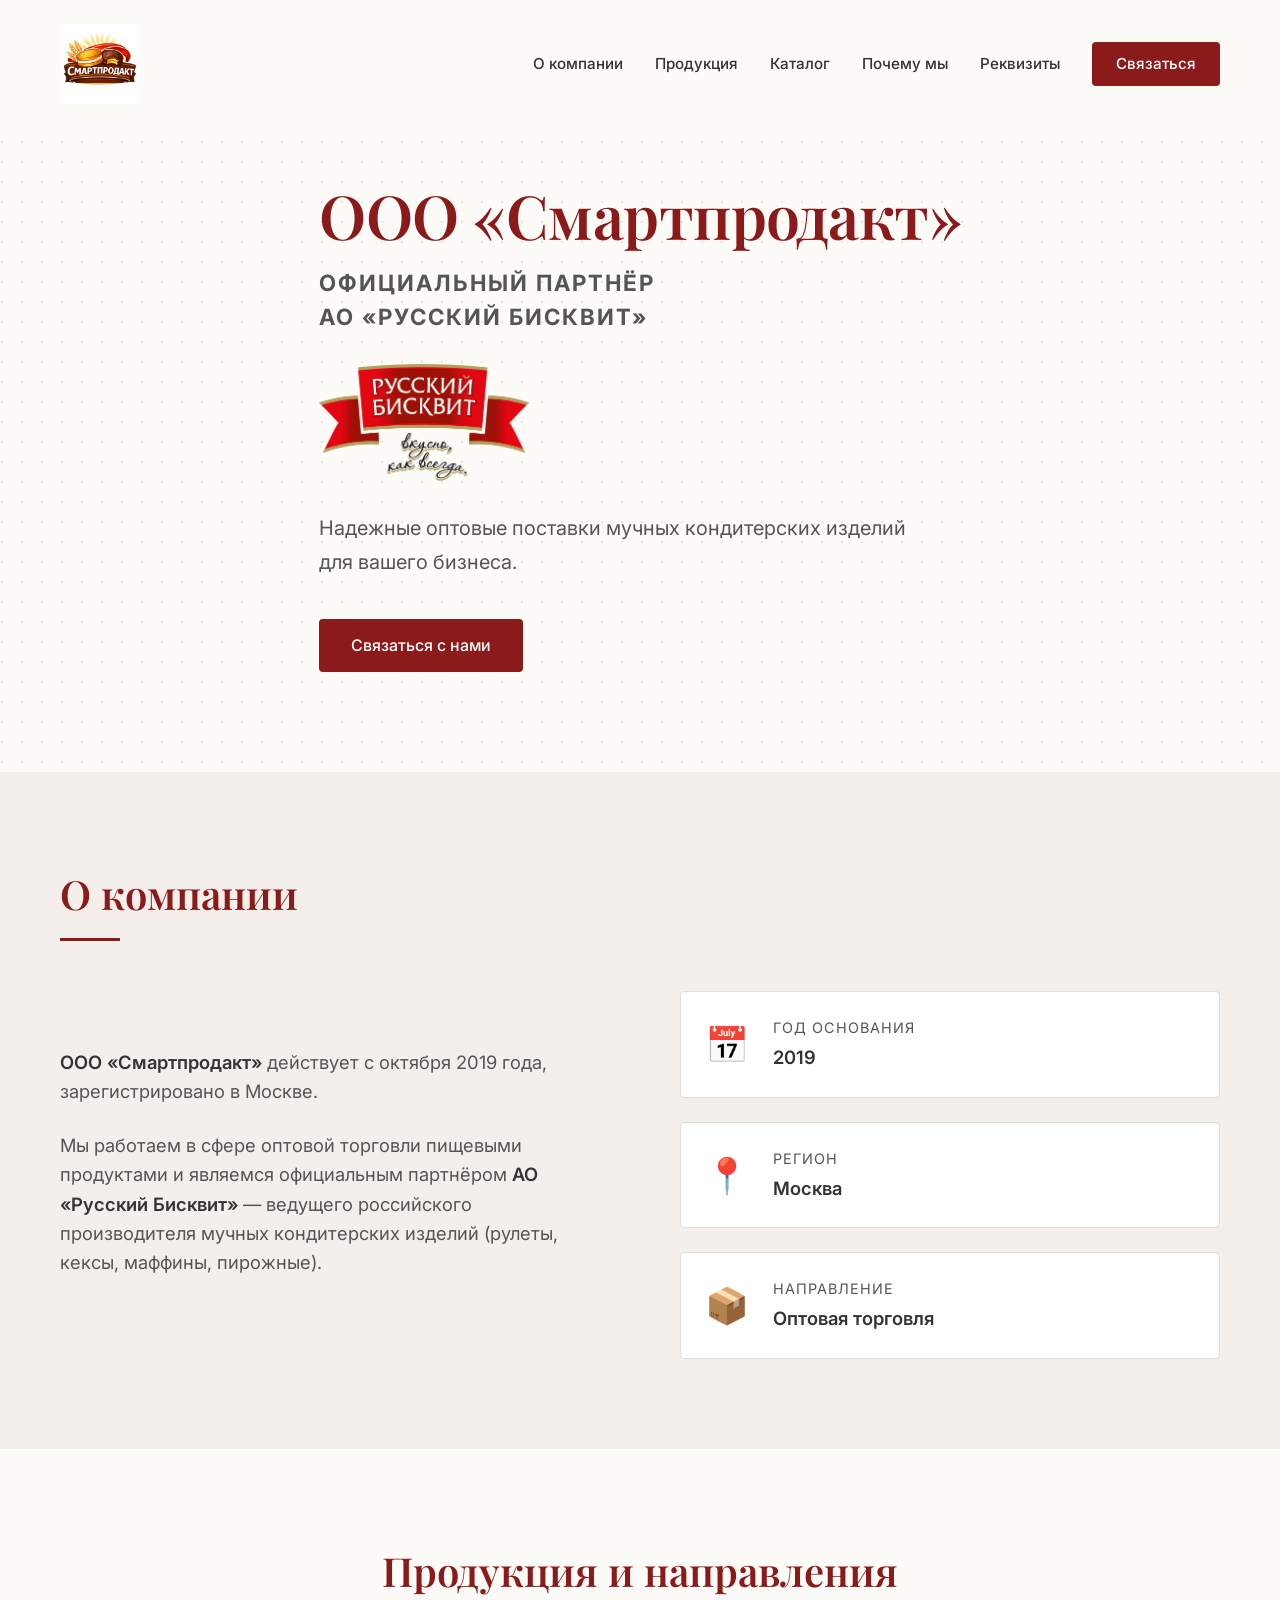
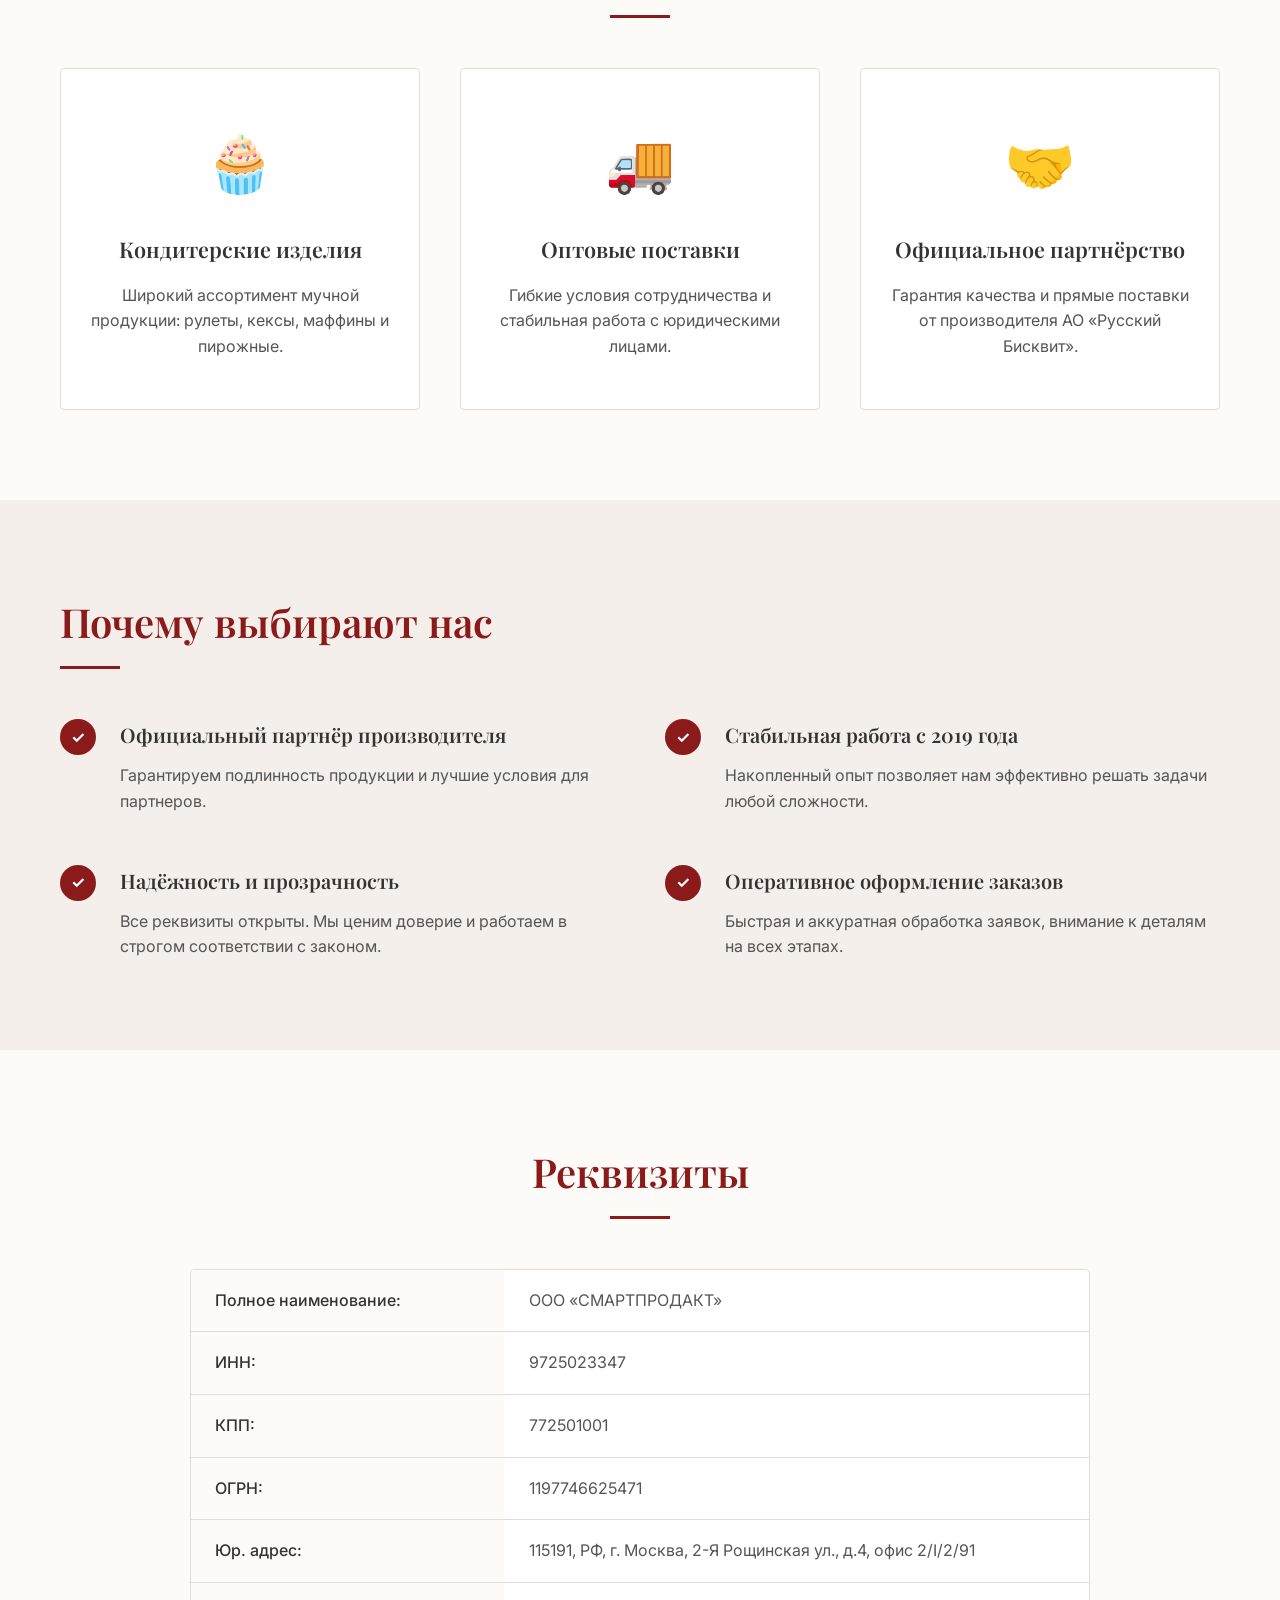
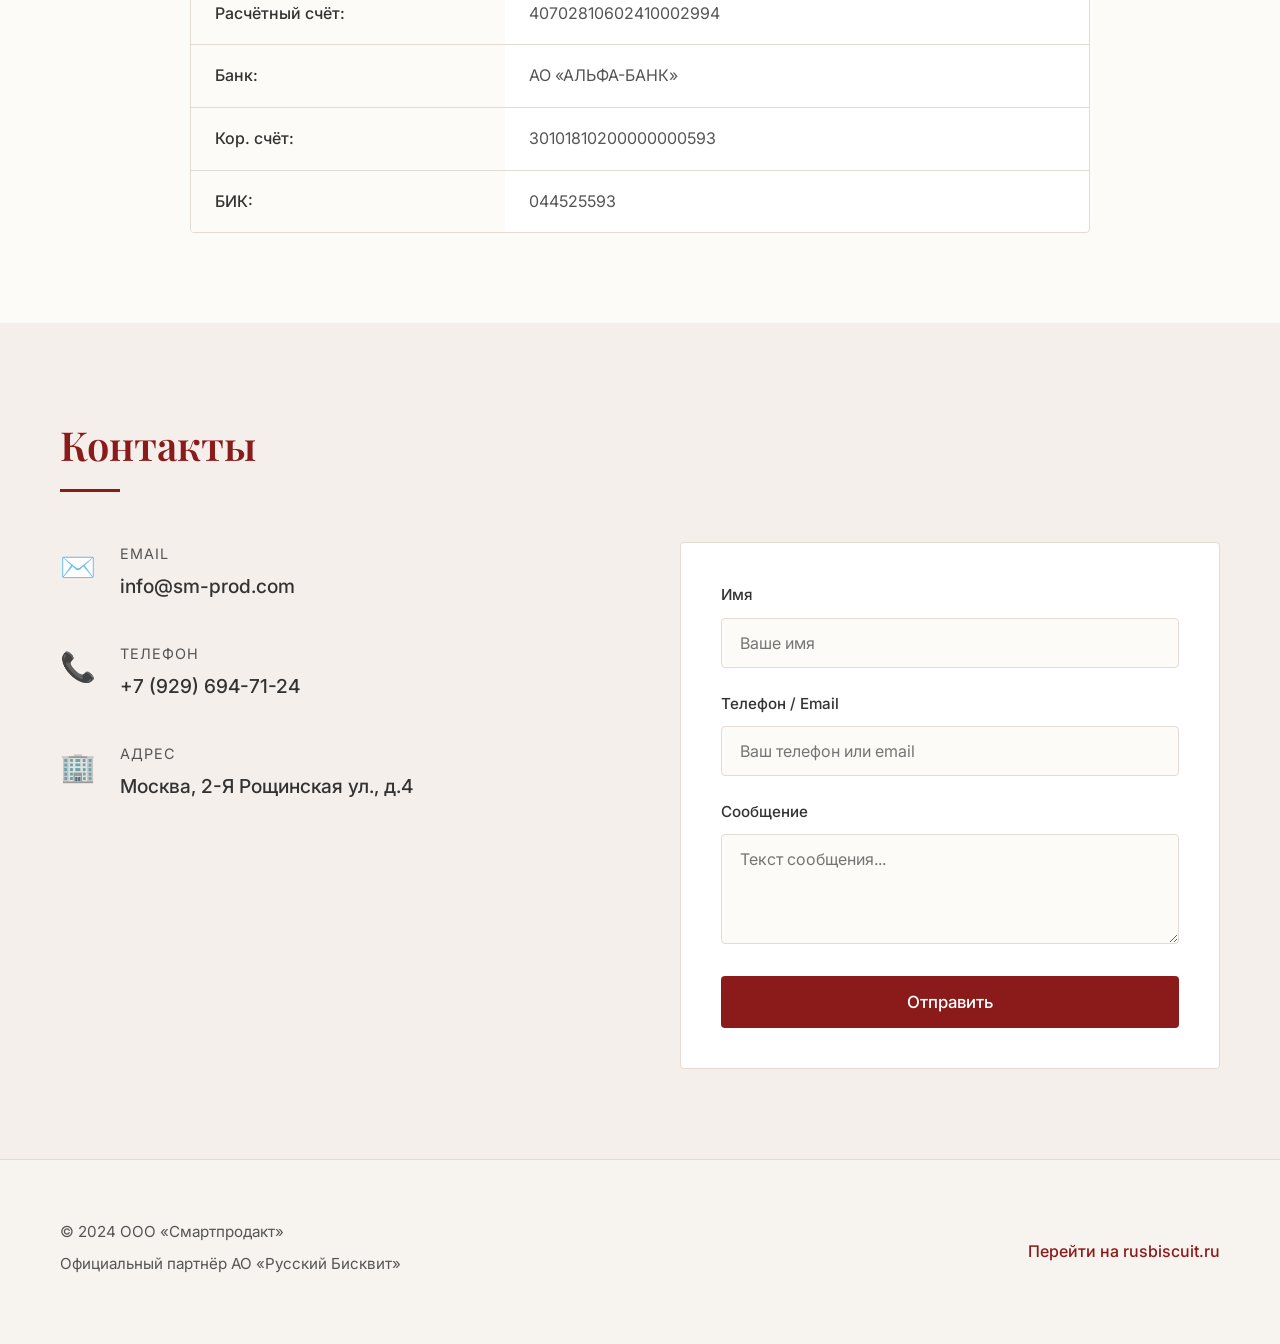
<file: index.html>
<!DOCTYPE html>
<html lang="ru">

<head>
    <meta charset="UTF-8">
    <meta name="viewport" content="width=device-width, initial-scale=1.0">
    <title>ООО «Смартпродакт» — Официальный партнёр АО «Русский Бисквит»</title>
    <meta name="description"
        content="ООО «Смартпродакт» — оптовый поставщик и официальный партнёр АО «Русский Бисквит». मुчные кондитерские изделия оптом.">
    <!-- Google Fonts: Playfair Display for headings, Inter for body -->
    <link rel="preconnect" href="https://fonts.googleapis.com">
    <link rel="preconnect" href="https://fonts.gstatic.com" crossorigin>
    <link
        href="https://fonts.googleapis.com/css2?family=Inter:wght@400;500;600&family=Playfair+Display:wght@500;600;700&display=swap"
        rel="stylesheet">
    <link rel="stylesheet" href="style.css">
</head>

<body>
    <!-- Sticky Nav Header -->
    <header class="navbar">
        <div class="container nav-container">
            <div class="logo">
                <a href="#hero">
                    <img src="smartproduct-logo.png" alt="Смартпродакт" class="header-logo">
                </a>
            </div>
            <nav class="nav-links">
                <a href="#about">О компании</a>
                <a href="#products">Продукция</a>
                <a href="catalog.html">Каталог</a>
                <a href="#advantages">Почему мы</a>
                <a href="#requisites">Реквизиты</a>
                <a href="#contacts" class="btn-primary nav-btn">Связаться</a>
            </nav>
            <div class="hamburger">
                <span></span>
                <span></span>
                <span></span>
            </div>
        </div>
    </header>

    <!-- 1. Hero -->
    <section id="hero" class="hero-section">
        <div class="container hero-container">
            <div class="hero-content">
                <h1 class="hero-title">ООО «Смартпродакт»</h1>
                <div class="hero-title-small">
                    Официальный партнёр<br>АО «Русский Бисквит»
                </div>
                <div class="hero-logo-container">
                    <img src="rusbiscuit-logo-new-transparent.png" alt="Русский Бисквит" class="hero-partner-logo">
                </div>
                <p class="hero-subtitle">Надежные оптовые поставки мучных кондитерских изделий для вашего бизнеса.</p>
                <a href="#contacts" class="btn-primary hero-btn">Связаться с нами</a>
            </div>
        </div>
    </section>

    <!-- 2. О компании -->
    <section id="about" class="section bg-light-beige">
        <div class="container">
            <h2 class="section-title">О компании</h2>
            <div class="about-grid">
                <div class="about-text">
                    <p><strong>ООО «Смартпродакт»</strong> действует с октября 2019 года, зарегистрировано в Москве.</p>
                    <p>Мы работаем в сфере оптовой торговли пищевыми продуктами и являемся официальным партнёром
                        <strong>АО «Русский Бисквит»</strong> — ведущего российского производителя мучных кондитерских
                        изделий (рулеты, кексы, маффины, пирожные).
                    </p>
                </div>
                <div class="trust-badges">
                    <div class="badge">
                        <span class="badge-icon">📅</span>
                        <div>
                            <span class="badge-title">Год основания</span>
                            <span class="badge-value">2019</span>
                        </div>
                    </div>
                    <div class="badge">
                        <span class="badge-icon">📍</span>
                        <div>
                            <span class="badge-title">Регион</span>
                            <span class="badge-value">Москва</span>
                        </div>
                    </div>
                    <div class="badge">
                        <span class="badge-icon">📦</span>
                        <div>
                            <span class="badge-title">Направление</span>
                            <span class="badge-value">Оптовая торговля</span>
                        </div>
                    </div>
                </div>
            </div>
        </div>
    </section>

    <!-- 3. Продукция / Направления -->
    <section id="products" class="section">
        <div class="container">
            <h2 class="section-title text-center">Продукция и направления</h2>
            <div class="cards-grid">
                <div class="card">
                    <div class="card-icon">🧁</div>
                    <h3 class="card-title">Кондитерские изделия</h3>
                    <p class="card-text">Широкий ассортимент мучной продукции: рулеты, кексы, маффины и пирожные.</p>
                </div>
                <div class="card">
                    <div class="card-icon">🚚</div>
                    <h3 class="card-title">Оптовые поставки</h3>
                    <p class="card-text">Гибкие условия сотрудничества и стабильная работа с юридическими лицами.</p>
                </div>
                <div class="card">
                    <div class="card-icon">🤝</div>
                    <h3 class="card-title">Официальное партнёрство</h3>
                    <p class="card-text">Гарантия качества и прямые поставки от производителя АО «Русский Бисквит».</p>
                </div>
            </div>
        </div>
    </section>

    <!-- 4. Почему мы (преимущества) -->
    <section id="advantages" class="section bg-light-beige">
        <div class="container">
            <h2 class="section-title">Почему выбирают нас</h2>
            <div class="advantages-list">
                <div class="advantage-item">
                    <div class="advantage-check">✓</div>
                    <div class="advantage-content">
                        <h4>Официальный партнёр производителя</h4>
                        <p>Гарантируем подлинность продукции и лучшие условия для партнеров.</p>
                    </div>
                </div>
                <div class="advantage-item">
                    <div class="advantage-check">✓</div>
                    <div class="advantage-content">
                        <h4>Стабильная работа с 2019 года</h4>
                        <p>Накопленный опыт позволяет нам эффективно решать задачи любой сложности.</p>
                    </div>
                </div>
                <div class="advantage-item">
                    <div class="advantage-check">✓</div>
                    <div class="advantage-content">
                        <h4>Надёжность и прозрачность</h4>
                        <p>Все реквизиты открыты. Мы ценим доверие и работаем в строгом соответствии с законом.</p>
                    </div>
                </div>
                <div class="advantage-item">
                    <div class="advantage-check">✓</div>
                    <div class="advantage-content">
                        <h4>Оперативное оформление заказов</h4>
                        <p>Быстрая и аккуратная обработка заявок, внимание к деталям на всех этапах.</p>
                    </div>
                </div>
            </div>
        </div>
    </section>

    <!-- 5. Реквизиты -->
    <section id="requisites" class="section">
        <div class="container">
            <h2 class="section-title text-center">Реквизиты</h2>
            <div class="requisites-card">
                <table class="requisites-table">
                    <tbody>
                        <tr>
                            <th>Полное наименование:</th>
                            <td>ООО «СМАРТПРОДАКТ»</td>
                        </tr>
                        <tr>
                            <th>ИНН:</th>
                            <td>9725023347</td>
                        </tr>
                        <tr>
                            <th>КПП:</th>
                            <td>772501001</td>
                        </tr>
                        <tr>
                            <th>ОГРН:</th>
                            <td>1197746625471</td>
                        </tr>
                        <tr>
                            <th>Юр. адрес:</th>
                            <td>115191, РФ, г. Москва, 2-Я Рощинская ул., д.4, офис 2/I/2/91</td>
                        </tr>
                        <tr>
                            <th>Расчётный счёт:</th>
                            <td>40702810602410002994</td>
                        </tr>
                        <tr>
                            <th>Банк:</th>
                            <td>АО «АЛЬФА-БАНК»</td>
                        </tr>
                        <tr>
                            <th>Кор. счёт:</th>
                            <td>30101810200000000593</td>
                        </tr>
                        <tr>
                            <th>БИК:</th>
                            <td>044525593</td>
                        </tr>
                    </tbody>
                </table>
            </div>
        </div>
    </section>

    <!-- 6. Контакты -->
    <section id="contacts" class="section bg-light-beige">
        <div class="container">
            <h2 class="section-title">Контакты</h2>
            <div class="contacts-wrapper">
                <div class="contact-info">
                    <div class="contact-item">
                        <span class="contact-icon">✉️</span>
                        <div class="contact-details">
                            <span class="contact-label">Email</span>
                            <a href="mailto:info@sm-prod.com" class="contact-link">info@sm-prod.com</a>
                        </div>
                    </div>
                    <div class="contact-item">
                        <span class="contact-icon">📞</span>
                        <div class="contact-details">
                            <span class="contact-label">Телефон</span>
                            <a href="tel:+79296947124" class="contact-link">+7 (929) 694-71-24</a>
                        </div>
                    </div>
                    <div class="contact-item">
                        <span class="contact-icon">🏢</span>
                        <div class="contact-details">
                            <span class="contact-label">Адрес</span>
                            <span class="contact-text">Москва, 2-Я Рощинская ул., д.4</span>
                        </div>
                    </div>
                </div>
                <div class="contact-form-wrapper">
                    <form class="contact-form" action="mailto:info@sm-prod.com" method="post" enctype="text/plain">
                        <div class="form-group">
                            <label for="name">Имя</label>
                            <input type="text" id="name" name="Имя" required placeholder="Ваше имя">
                        </div>
                        <div class="form-group">
                            <label for="contact">Телефон / Email</label>
                            <input type="text" id="contact" name="Контакт" required placeholder="Ваш телефон или email">
                        </div>
                        <div class="form-group">
                            <label for="message">Сообщение</label>
                            <textarea id="message" name="Сообщение" rows="4" required
                                placeholder="Текст сообщения..."></textarea>
                        </div>
                        <button type="submit" class="btn-primary form-btn">Отправить</button>
                    </form>
                </div>
            </div>
        </div>
    </section>

    <!-- 7. Footer -->
    <footer class="footer">
        <div class="container footer-container">
            <div class="footer-info">
                <p>&copy; 2024 ООО «Смартпродакт»</p>
                <p>Официальный партнёр АО «Русский Бисквит»</p>
            </div>
            <div class="footer-links">
                <a href="https://rusbiscuit.ru/" target="_blank" rel="noopener noreferrer" class="footer-link">Перейти
                    на rusbiscuit.ru</a>
            </div>
        </div>
    </footer>

    <script src="script.js"></script>
</body>

</html>
</file>
<file: style.css>
/* Color Palette & Variables */
:root {
    --primary-red: #8B1A1A;
    /* Deep burgundy from rusbiscuit */
    --primary-red-hover: #701414;
    --bg-light: #FDFBF7;
    /* Off-white warm cream tone */
    --bg-beige: #F4EFEB;
    /* Light beige for sections */
    --text-main: #333333;
    --text-muted: #555555;
    --white: #FFFFFF;
    --border-color: #E2DCD5;

    --font-heading: 'Playfair Display', serif;
    --font-body: 'Inter', sans-serif;

    --transition-speed: 0.3s;
}

/* Reset & Base Styles */
* {
    margin: 0;
    padding: 0;
    box-sizing: border-box;
}

html {
    scroll-behavior: smooth;
}

body {
    font-family: var(--font-body);
    background-color: var(--bg-light);
    color: var(--text-main);
    line-height: 1.6;
    -webkit-font-smoothing: antialiased;
}

h1,
h2,
h3,
h4,
h5,
h6 {
    font-family: var(--font-heading);
    color: var(--primary-red);
    font-weight: 600;
}

a {
    text-decoration: none;
    color: var(--primary-red);
    transition: color var(--transition-speed) ease;
}

a:hover {
    color: var(--primary-red-hover);
}

.container {
    max-width: 1200px;
    margin: 0 auto;
    padding: 0 20px;
}

.text-center {
    text-align: center;
}

.section {
    padding: 90px 0;
}

.section-title {
    font-size: 2.5rem;
    margin-bottom: 50px;
    position: relative;
    padding-bottom: 15px;
}

.section-title::after {
    content: '';
    position: absolute;
    left: 0;
    bottom: 0;
    width: 60px;
    height: 3px;
    background-color: var(--primary-red);
}

.text-center.section-title::after {
    left: 50%;
    transform: translateX(-50%);
}

.bg-light-beige {
    background-color: var(--bg-beige);
}

/* Buttons */
.btn-primary {
    display: inline-block;
    background-color: var(--primary-red);
    color: var(--white);
    padding: 14px 32px;
    border-radius: 4px;
    font-family: var(--font-body);
    font-weight: 500;
    border: none;
    cursor: pointer;
    text-align: center;
    transition: background-color var(--transition-speed) ease;
}

.btn-primary:hover {
    background-color: var(--primary-red-hover);
    color: var(--white);
}

/* Navbar */
.navbar {
    position: fixed;
    top: 0;
    left: 0;
    width: 100%;
    background-color: rgba(253, 251, 247, 0.98);
    backdrop-filter: blur(10px);
    z-index: 1000;
    border-bottom: 1px solid transparent;
    transition: all var(--transition-speed) ease;
    padding: 24px 0;
}

.navbar.scrolled {
    padding: 12px 0;
    border-bottom: 1px solid var(--border-color);
    box-shadow: 0 2px 10px rgba(0, 0, 0, 0.03);
}

.nav-container {
    display: flex;
    justify-content: space-between;
    align-items: center;
}

.logo-text {
    font-family: var(--font-heading);
    font-size: 1.5rem;
    font-weight: 700;
    color: var(--primary-red);
    letter-spacing: 0.5px;
}

.header-logo {
    height: 80px;
    width: auto;
    display: block;
}

.nav-links {
    display: flex;
    align-items: center;
    gap: 32px;
}

.nav-links a {
    color: var(--text-main);
    font-weight: 500;
    font-size: 0.95rem;
}

.nav-links a:hover {
    color: var(--primary-red);
}

.nav-links .nav-btn {
    color: var(--white);
    padding: 10px 24px;
}

.nav-links .nav-btn:hover {
    color: var(--white);
}

.hamburger {
    display: none;
    cursor: pointer;
    flex-direction: column;
    gap: 6px;
}

.hamburger span {
    width: 28px;
    height: 2px;
    background-color: var(--primary-red);
    transition: 0.3s;
}

/* Hero Section */
.hero-section {
    padding: 180px 0 100px;
    background-color: var(--bg-light);
    /* Subtle dot texture */
    background-image: url('data:image/svg+xml,%3Csvg width="20" height="20" xmlns="http://www.w3.org/2000/svg"%3E%3Cpath d="M0 0h20v20H0z" fill="none"/%3E%3Ccircle cx="2" cy="2" r="1" fill="%23e2dcd5"/%3E%3C/svg%3E');
    min-height: 85vh;
    display: flex;
    align-items: center;
}

.hero-content {
    max-width: 800px;
}

.hero-title {
    font-size: 3.8rem;
    line-height: 1.15;
    margin-bottom: 16px;
    letter-spacing: -0.5px;
}

.hero-title-small {
    font-size: 1.4rem;
    font-family: var(--font-body);
    color: var(--text-muted);
    font-weight: 700;
    text-transform: uppercase;
    letter-spacing: 2px;
    display: block;
    margin-bottom: 30px;
    line-height: 1.5;
}

.hero-logo-container {
    margin-bottom: 30px;
}

.hero-partner-logo {
    max-width: 210px;
    height: auto;
    display: block;
    margin: 20px 0;
}

.hero-subtitle {
    font-size: 1.25rem;
    color: var(--text-muted);
    margin-bottom: 40px;
    max-width: 600px;
    line-height: 1.7;
}

/* About Section */
.about-grid {
    display: grid;
    grid-template-columns: 1fr 1fr;
    gap: 80px;
    align-items: center;
}

.about-text p {
    font-size: 1.15rem;
    margin-bottom: 24px;
    color: var(--text-muted);
}

.about-text strong {
    color: var(--text-main);
    font-weight: 600;
}

.trust-badges {
    display: flex;
    flex-direction: column;
    gap: 24px;
}

.badge {
    display: flex;
    align-items: center;
    background-color: var(--white);
    padding: 24px;
    border: 1px solid var(--border-color);
    border-radius: 4px;
}

.badge-icon {
    font-size: 2.2rem;
    margin-right: 24px;
}

.badge-title {
    font-size: 0.9rem;
    color: var(--text-muted);
    display: block;
    margin-bottom: 4px;
    text-transform: uppercase;
    letter-spacing: 1px;
}

.badge-value {
    font-size: 1.15rem;
    font-weight: 600;
    color: var(--text-main);
    display: block;
}

/* Products Section */
.cards-grid {
    display: grid;
    grid-template-columns: repeat(3, 1fr);
    gap: 40px;
}

.card {
    background-color: var(--white);
    padding: 50px 30px;
    border: 1px solid var(--border-color);
    border-radius: 4px;
    text-align: center;
    transition: transform var(--transition-speed) ease, box-shadow var(--transition-speed) ease;
}

.card:hover {
    transform: translateY(-5px);
    box-shadow: 0 15px 35px rgba(139, 26, 26, 0.04);
}

.card-icon {
    font-size: 3.5rem;
    margin-bottom: 24px;
}

.card-title {
    font-size: 1.35rem;
    margin-bottom: 16px;
    color: var(--text-main);
}

.card-text {
    color: var(--text-muted);
    font-size: 1rem;
    line-height: 1.6;
}

/* Advantages Section */
.advantages-list {
    display: grid;
    grid-template-columns: 1fr 1fr;
    gap: 50px;
}

.advantage-item {
    display: flex;
    align-items: flex-start;
}

.advantage-check {
    background-color: var(--primary-red);
    color: var(--white);
    width: 36px;
    height: 36px;
    border-radius: 50%;
    display: flex;
    align-items: center;
    justify-content: center;
    font-weight: bold;
    margin-right: 24px;
    flex-shrink: 0;
}

.advantage-content h4 {
    font-size: 1.25rem;
    margin-bottom: 12px;
    color: var(--text-main);
    font-family: var(--font-heading);
}

.advantage-content p {
    color: var(--text-muted);
    font-size: 1rem;
}

/* Requisites Section */
.requisites-card {
    background-color: var(--white);
    border: 1px solid var(--border-color);
    border-radius: 4px;
    overflow: hidden;
    max-width: 900px;
    margin: 0 auto;
}

.requisites-table {
    width: 100%;
    border-collapse: collapse;
}

.requisites-table th,
.requisites-table td {
    padding: 18px 24px;
    border-bottom: 1px solid var(--border-color);
    text-align: left;
}

.requisites-table tr:last-child th,
.requisites-table tr:last-child td {
    border-bottom: none;
}

.requisites-table th {
    width: 35%;
    background-color: var(--bg-light);
    color: var(--text-main);
    font-weight: 500;
}

.requisites-table td {
    color: var(--text-muted);
    font-family: var(--font-body);
}

/* Contacts Section */
.contacts-wrapper {
    display: grid;
    grid-template-columns: 1fr 1fr;
    gap: 80px;
}

.contact-item {
    display: flex;
    align-items: flex-start;
    margin-bottom: 40px;
}

.contact-icon {
    font-size: 1.8rem;
    margin-right: 24px;
    margin-top: 2px;
}

.contact-label {
    display: block;
    font-size: 0.9rem;
    color: var(--text-muted);
    margin-bottom: 6px;
    text-transform: uppercase;
    letter-spacing: 1px;
}

.contact-link,
.contact-text {
    font-size: 1.2rem;
    font-weight: 500;
    color: var(--text-main);
}

.contact-link:hover {
    color: var(--primary-red);
}

.contact-form {
    background-color: var(--white);
    padding: 40px;
    border: 1px solid var(--border-color);
    border-radius: 4px;
}

.form-group {
    margin-bottom: 24px;
}

.form-group label {
    display: block;
    margin-bottom: 10px;
    font-size: 0.95rem;
    font-weight: 500;
    color: var(--text-main);
}

.form-group input,
.form-group textarea {
    width: 100%;
    padding: 14px 18px;
    border: 1px solid var(--border-color);
    border-radius: 4px;
    font-family: var(--font-body);
    font-size: 1rem;
    color: var(--text-main);
    background-color: var(--bg-light);
}

.form-group input:focus,
.form-group textarea:focus {
    outline: none;
    border-color: var(--primary-red);
}

.form-btn {
    width: 100%;
    padding: 16px;
    font-size: 1.05rem;
}

/* Footer */
.footer {
    background-color: #f7f3ee;
    padding: 60px 0;
    border-top: 1px solid var(--border-color);
}

.footer-container {
    display: flex;
    justify-content: space-between;
    align-items: center;
}

.footer-info p {
    margin-bottom: 8px;
    font-size: 0.95rem;
    color: var(--text-muted);
}

.footer-link {
    color: var(--primary-red);
    font-weight: 500;
}

.footer-link:hover {
    color: var(--primary-red-hover);
    text-decoration: underline;
}

/* Responsive Design */
@media (max-width: 992px) {

    .about-grid,
    .advantages-list,
    .contacts-wrapper {
        grid-template-columns: 1fr;
        gap: 50px;
    }

    .cards-grid {
        grid-template-columns: repeat(2, 1fr);
    }

    .hero-title {
        font-size: 3rem;
    }
}

@media (max-width: 768px) {
    .section {
        padding: 60px 0;
    }

    .hamburger {
        display: flex;
    }

    .nav-links {
        position: absolute;
        top: 100%;
        left: 0;
        width: 100%;
        background-color: var(--white);
        flex-direction: column;
        padding: 24px 0;
        border-bottom: 1px solid var(--border-color);
        clip-path: polygon(0 0, 100% 0, 100% 0, 0 0);
        transition: clip-path 0.3s ease-in-out;
        gap: 24px;
    }

    .nav-links.active {
        clip-path: polygon(0 0, 100% 0, 100% 100%, 0 100%);
    }

    .cards-grid {
        grid-template-columns: 1fr;
    }

    .hero-title {
        font-size: 2.4rem;
    }

    .hero-title-small {
        font-size: 1.1rem;
    }

    .hero-partner-logo {
        max-width: 150px;
    }

    .hero-title br {
        display: none;
    }

    .section-title {
        font-size: 2.2rem;
    }

    .requisites-table th,
    .requisites-table td {
        display: block;
        width: 100%;
    }

    .requisites-table th {
        padding-bottom: 8px;
        border-bottom: none;
    }

    .requisites-table td {
        padding-top: 0;
    }

    .footer-container {
        flex-direction: column;
        text-align: center;
        gap: 24px;
    }
}

/* ===== Catalog Page ===== */
.catalog-hero {
    padding: 140px 0 60px;
    background: linear-gradient(180deg, var(--bg-beige) 0%, var(--bg-light) 100%);
    text-align: center;
}

.catalog-hero-title {
    font-size: 3rem;
    margin-bottom: 16px;
}

.catalog-hero-subtitle {
    font-size: 1.15rem;
    color: var(--text-muted);
    max-width: 720px;
    margin: 0 auto 32px;
}

.catalog-nav {
    display: flex;
    flex-wrap: wrap;
    gap: 10px;
    justify-content: center;
    max-width: 900px;
    margin: 0 auto;
}

.catalog-nav-link {
    display: inline-block;
    padding: 8px 18px;
    background-color: var(--white);
    border: 1px solid var(--border-color);
    border-radius: 999px;
    font-size: 0.95rem;
    color: var(--text-main);
    transition: all var(--transition-speed) ease;
}

.catalog-nav-link:hover {
    background-color: var(--primary-red);
    color: var(--white);
    border-color: var(--primary-red);
}

.nav-links a.active {
    color: var(--primary-red);
    font-weight: 600;
}

.catalog-grid {
    display: grid;
    grid-template-columns: repeat(auto-fill, minmax(240px, 1fr));
    gap: 28px;
}

.product-card {
    display: flex;
    flex-direction: column;
    align-items: center;
    padding: 24px 20px;
    background-color: var(--white);
    border: 1px solid var(--border-color);
    border-radius: 8px;
    color: var(--text-main);
    text-align: center;
    transition: transform var(--transition-speed) ease, box-shadow var(--transition-speed) ease, border-color var(--transition-speed) ease;
}

.product-card:hover {
    transform: translateY(-4px);
    box-shadow: 0 12px 28px rgba(139, 26, 26, 0.12);
    border-color: var(--primary-red);
    color: var(--text-main);
}

.product-image {
    width: 100%;
    height: 200px;
    display: flex;
    align-items: center;
    justify-content: center;
    margin-bottom: 16px;
    overflow: hidden;
}

.product-image img {
    max-width: 100%;
    max-height: 100%;
    object-fit: contain;
}

.product-name {
    font-size: 1.15rem;
    margin-bottom: 6px;
    color: var(--primary-red);
}

.product-weight {
    font-size: 0.95rem;
    color: var(--text-muted);
    font-weight: 500;
}

.catalog-cta-text {
    font-size: 1.1rem;
    color: var(--text-muted);
    max-width: 640px;
    margin: 0 auto 32px;
}

@media (max-width: 768px) {
    .catalog-hero {
        padding: 110px 0 40px;
    }

    .catalog-hero-title {
        font-size: 2.2rem;
    }

    .catalog-grid {
        grid-template-columns: repeat(auto-fill, minmax(160px, 1fr));
        gap: 16px;
    }

    .product-image {
        height: 160px;
    }

    .product-card {
        padding: 16px 12px;
    }
}
</file>
